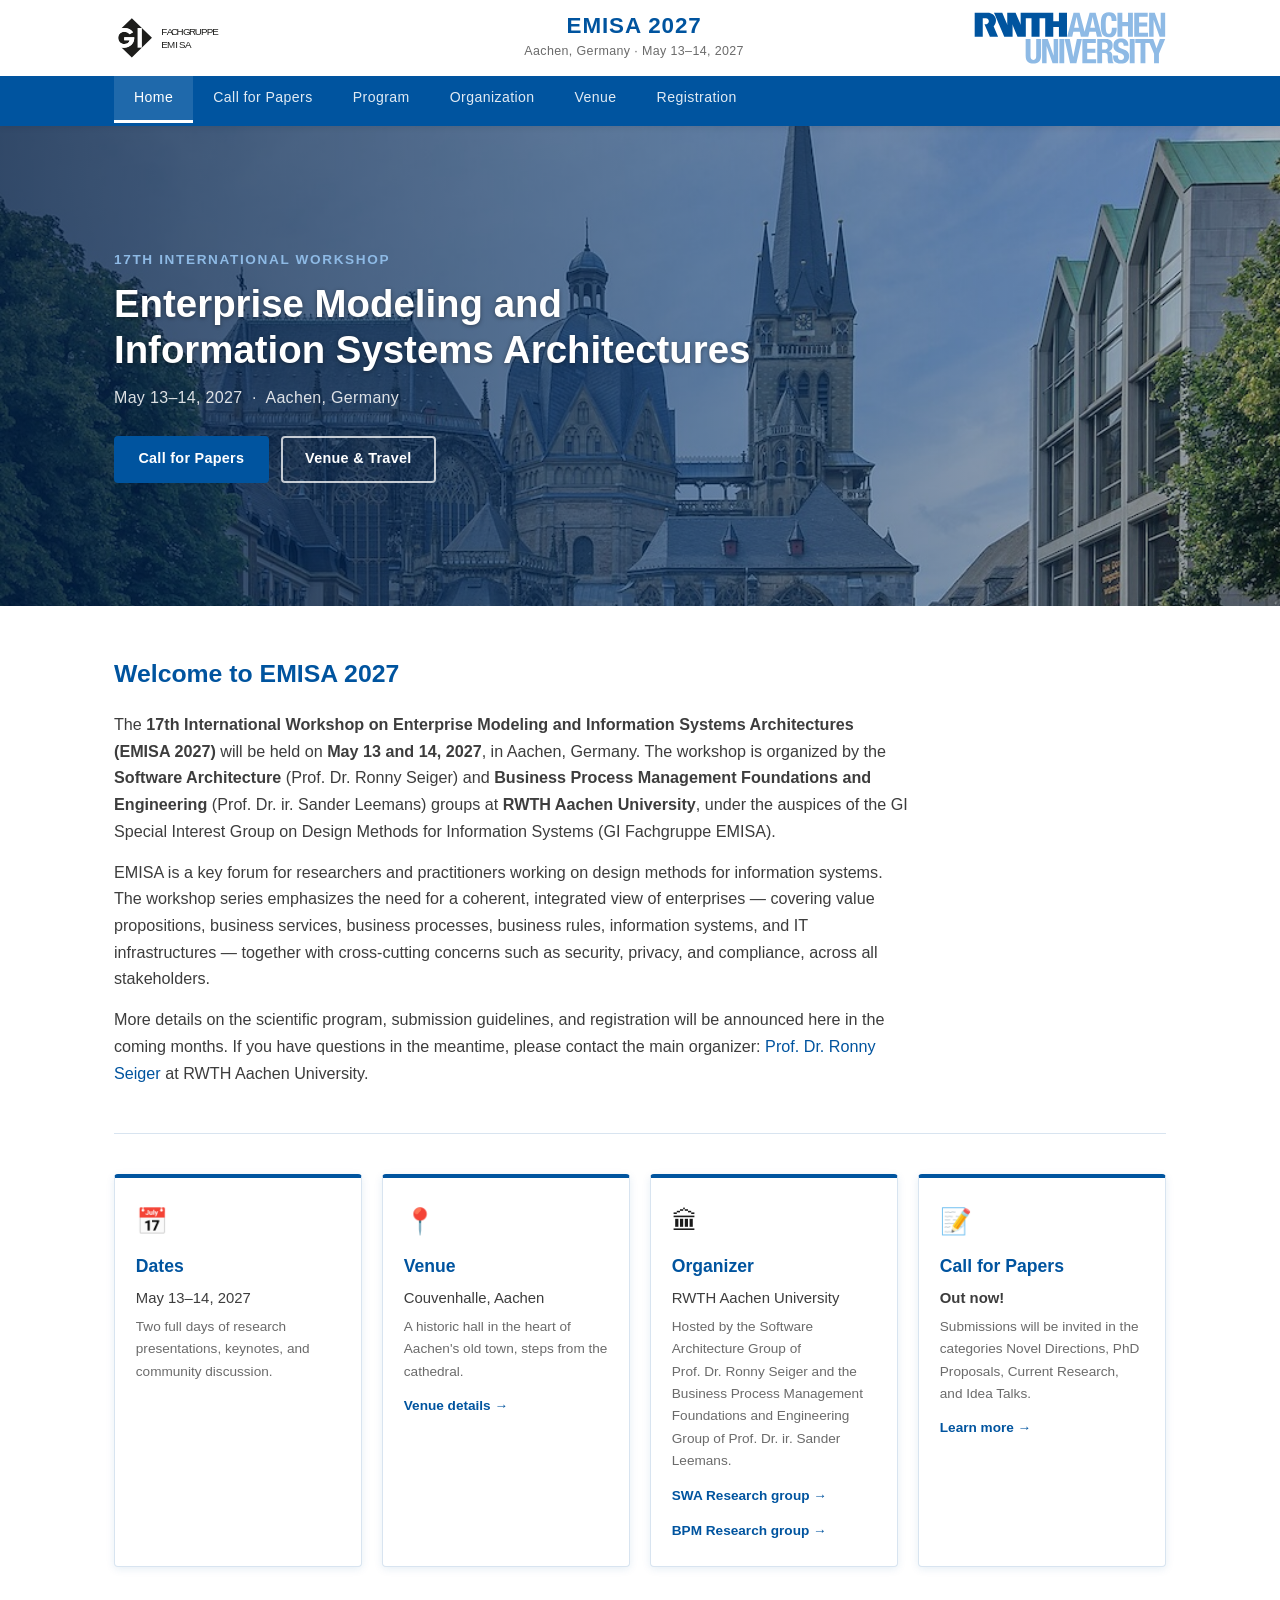
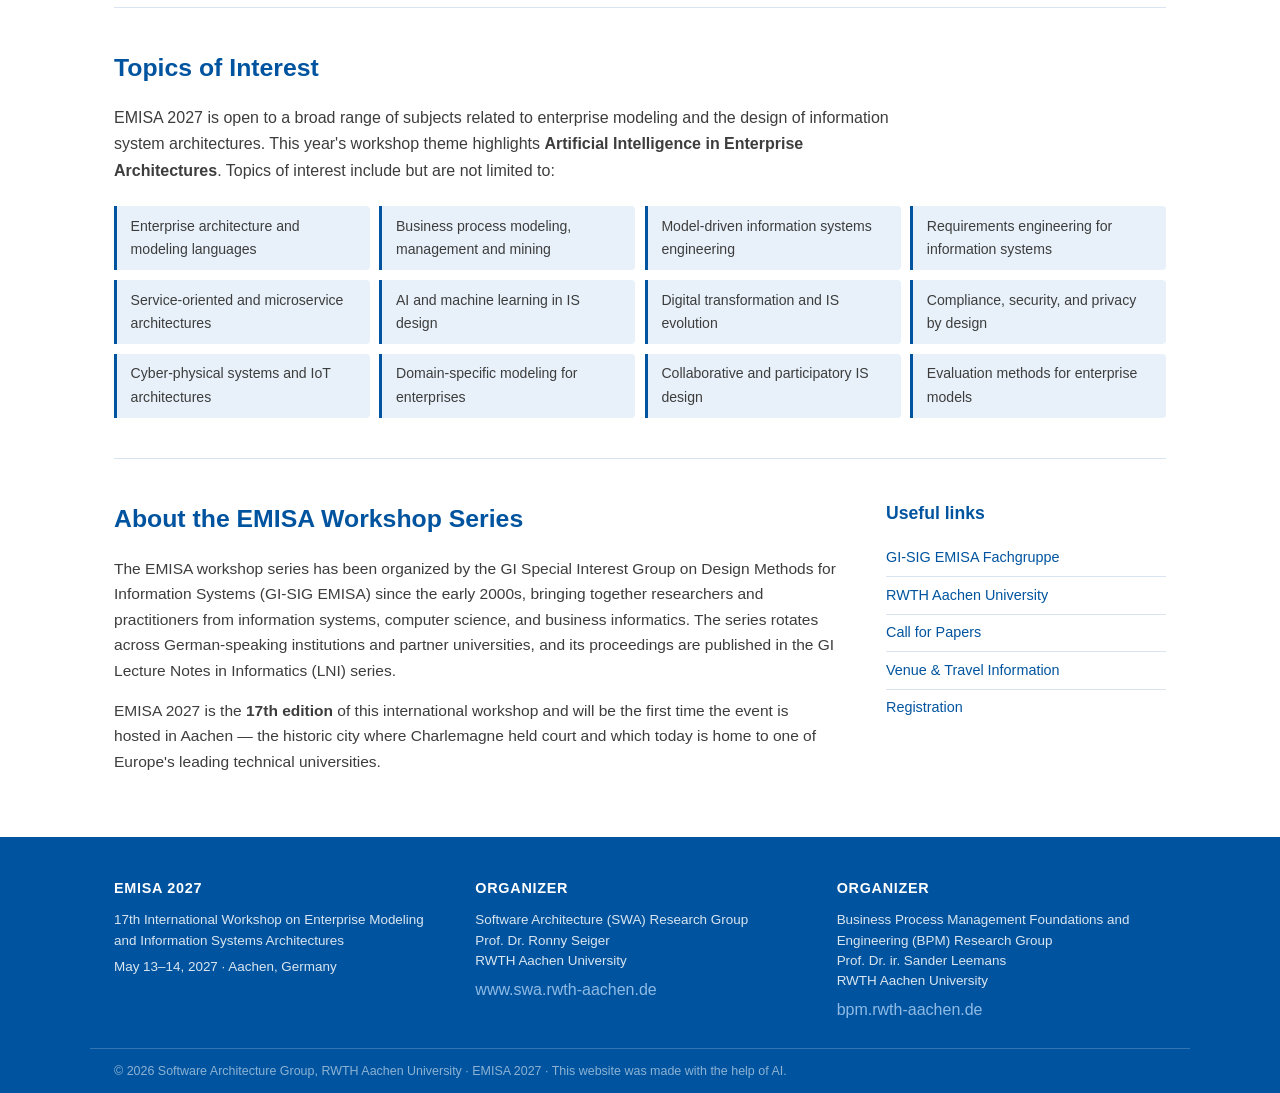
<file: index.html>
<!DOCTYPE html>
<html lang="en">
<head>
  <meta charset="UTF-8" />
  <meta name="viewport" content="width=device-width, initial-scale=1.0" />
  <title>EMISA 2027 – 17th International Workshop on Enterprise Modeling and Information Systems Architectures</title>
  <link rel="stylesheet" href="style.css" />
</head>
<body>

  <!-- ── HEADER ── -->
  <header class="site-header">
    <div class="header-inner">

      <a href="https://fg-emisa.gi.de/" target="_blank" class="logo-left" title="GI EMISA Fachgruppe">
        <img
          src="logos/emisa-fachgruppe.svg"
          alt="GI EMISA Fachgruppe – Design Methods for Information Systems"
          class="logo-img logo-img--emisa"
        />
      </a>

      <!-- Site title (center) -->
      <div class="header-title">
        <a href="index.html" class="site-name">EMISA 2027</a>
        <span class="site-subtitle">Aachen, Germany · May 13–14, 2027</span>
      </div>

      <a href="https://www.rwth-aachen.de" target="_blank" class="logo-right" title="RWTH Aachen University">
        <img
          src="logos/rwth-aachen.svg"
          alt="RWTH Aachen University"
          class="logo-img logo-img--rwth"
        />
      </a>

    </div>

    <!-- ── NAV ── -->
    <nav class="main-nav" aria-label="Main navigation">
      <ul>
        <li><a href="index.html" class="active">Home</a></li>
        <li><a href="cfp.html">Call for Papers</a></li>
        <li><a href="program.html">Program</a></li>
        <li><a href="organization.html">Organization</a></li>
        <li><a href="venue.html">Venue</a></li>
        <li><a href="registration.html">Registration</a></li>
      </ul>
    </nav>
  </header>

  <section class="hero">
    <div class="hero-image-wrap"
         style="background-image: url('images/aachen-cathedral.jpg');">
      <!-- Hidden img kept for SEO / screen-readers only -->
      <img
        src="images/aachen-cathedral.jpg"
        alt="Aachen Cathedral (Dom) – a UNESCO World Heritage Site"
        class="hero-img-hidden"
        aria-hidden="true"
        onerror="console.error('EMISA hero image not found at: ' + this.src + ' — check filename and extension in the images/ folder.')"
      />
      <div class="hero-overlay"></div>
      <div class="hero-text">
        <div class="hero-text-inner">
          <p class="hero-eyebrow">17th International Workshop</p>
          <h1>Enterprise Modeling and<br>Information Systems Architectures</h1>
          <p class="hero-location">May 13–14, 2027 &nbsp;·&nbsp; Aachen, Germany</p>
          <div class="hero-cta-row">
            <a href="cfp.html" class="btn btn-primary">Call for Papers</a>
            <a href="venue.html" class="btn btn-outline">Venue &amp; Travel</a>
          </div>
        </div>
      </div>
    </div>
  </section>


  <main class="container">
    <!-- Welcome -->
    <section class="welcome-section">
      <div class="welcome-text">
        <h2>Welcome to EMISA 2027</h2>
        <p>
          The <strong>17th International Workshop on Enterprise Modeling and Information Systems
          Architectures (EMISA 2027)</strong> will be held on <strong>May 13 and 14, 2027</strong>,
          in Aachen, Germany. The workshop is organized by the
          <strong>Software Architecture</strong> (Prof.&nbsp;Dr.&nbsp;Ronny Seiger) and <strong>Business Process Management Foundations and Engineering</strong> (Prof. Dr. ir.
Sander Leemans) groups at
          <strong>RWTH Aachen University</strong>, under the auspices of the GI Special Interest
          Group on Design Methods for Information Systems (GI Fachgruppe EMISA).
        </p>
        <p>
          EMISA is a key forum for researchers and practitioners working on design methods for
          information systems. The workshop series emphasizes the need for a coherent, integrated
          view of enterprises — covering value propositions, business services, business processes,
          business rules, information systems, and IT infrastructures — together with cross-cutting
          concerns such as security, privacy, and compliance, across all stakeholders.
        </p>
        <p>
          More details on the scientific program, submission guidelines, and registration will be
          announced here in the coming months. If you have questions in the meantime, please
          contact the main organizer:
          <a href="https://swa-rwth.github.io/team.html" target="_blank">Prof.&nbsp;Dr.&nbsp;Ronny Seiger</a>
          at RWTH Aachen University.
        </p>
      </div>
    </section>

    <!-- Info cards -->
    <section class="cards-section">
      <article class="info-card">
        <div class="card-icon">📅</div>
        <h3>Dates</h3>
        <p>May 13–14, 2027</p>
        <p class="card-sub">Two full days of research presentations, keynotes, and community discussion.</p>
      </article>
      <article class="info-card">
        <div class="card-icon">📍</div>
        <h3>Venue</h3>
        <p>Couvenhalle, Aachen</p>
        <p class="card-sub">A historic hall in the heart of Aachen's old town, steps from the cathedral.</p>
        <a href="venue.html" class="card-link">Venue details →</a>
      </article>
      <article class="info-card">
        <div class="card-icon">🏛</div>
        <h3>Organizer</h3>
        <p>RWTH Aachen University</p>
        <p class="card-sub">Hosted by the Software Architecture Group of Prof.&nbsp;Dr.&nbsp;Ronny Seiger and the Business Process Management Foundations and Engineering Group of Prof. Dr. ir. Sander Leemans.</p>
        <a href="https://www.swa.rwth-aachen.de/" target="_blank" class="card-link">SWA Research group →</a><br>
        <a href="https://bpm.rwth-aachen.de/" target="_blank" class="card-link">BPM Research group →</a>
      </article>
      <article class="info-card">
        <div class="card-icon">📝</div>
        <h3>Call for Papers</h3>
        <p><strong>Out now!</strong></p>
        <p class="card-sub">Submissions will be invited in the categories Novel Directions, PhD Proposals, Current Research, and Idea Talks.</p>
        <a href="cfp.html" class="card-link">Learn more →</a>
      </article>
    </section>

    <!-- Topics section -->
    <section class="topics-section">
      <h2>Topics of Interest</h2>
      <p class="topics-intro">
      EMISA 2027 is open to a broad range of subjects related to enterprise modeling and the design
      of information system architectures. This year's workshop theme highlights <strong>Artificial Intelligence in Enterprise Architectures</strong>.
      Topics of interest include but are not limited to:
      </p>
      <div class="topics-grid">
        <div class="topic-item">Enterprise architecture and modeling languages</div>
        <div class="topic-item">Business process modeling, management and mining</div>
        <div class="topic-item">Model-driven information systems engineering</div>
        <div class="topic-item">Requirements engineering for information systems</div>
        <div class="topic-item">Service-oriented and microservice architectures</div>
        <div class="topic-item">AI and machine learning in IS design</div>
        <div class="topic-item">Digital transformation and IS evolution</div>
        <div class="topic-item">Compliance, security, and privacy by design</div>
        <div class="topic-item">Cyber-physical systems and IoT architectures</div>
        <div class="topic-item">Domain-specific modeling for enterprises</div>
        <div class="topic-item">Collaborative and participatory IS design</div>
        <div class="topic-item">Evaluation methods for enterprise models</div>
      </div>
    </section>

    <!-- About section -->
    <section class="about-section">
      <div class="about-text">
        <h2>About the EMISA Workshop Series</h2>
        <p>
          The EMISA workshop series has been organized by the GI Special Interest Group on Design
          Methods for Information Systems (GI-SIG EMISA) since the early 2000s, bringing together
          researchers and practitioners from information systems, computer science, and business
          informatics. The series rotates across German-speaking institutions and partner universities,
          and its proceedings are published in the GI Lecture Notes in Informatics (LNI) series.
        </p>
        <p>
          EMISA 2027 is the <strong>17th edition</strong> of this international workshop and will be
          the first time the event is hosted in Aachen — the historic city where Charlemagne held
          court and which today is home to one of Europe's leading technical universities.
        </p>
      </div>
      <div class="about-links">
        <h3>Useful links</h3>
        <ul>
          <li><a href="https://fg-emisa.gi.de/" target="_blank">GI-SIG EMISA Fachgruppe</a></li>
          <li><a href="https://www.rwth-aachen.de" target="_blank">RWTH Aachen University</a></li>
          <li><a href="cfp.html">Call for Papers</a></li>
          <li><a href="venue.html">Venue &amp; Travel Information</a></li>
          <li><a href="registration.html">Registration</a></li>
        </ul>
      </div>
    </section>

  </main>

  <!-- ── FOOTER ── -->
  <footer class="site-footer">
    <div class="footer-inner">
      <div class="footer-col">
        <strong>EMISA 2027</strong>
        <p>17th International Workshop on Enterprise Modeling and Information Systems Architectures</p>
        <p>May 13–14, 2027 · Aachen, Germany</p>
      </div>
      <div class="footer-col">
        <strong>Organizer</strong>
        <p>Software Architecture (SWA) Research Group<br>
        Prof.&nbsp;Dr.&nbsp;Ronny Seiger<br>
        RWTH Aachen University</p>
        <a href="https://www.swa.rwth-aachen.de/" target="_blank">www.swa.rwth-aachen.de</a>
      </div>
      <div class="footer-col">
        <strong>Organizer</strong>
        <p>Business Process Management Foundations and Engineering (BPM) Research Group<br>
        Prof.&nbsp;Dr. ir. Sander Leemans<br>
        RWTH Aachen University</p>
        <a href="https://bpm.rwth-aachen.de/" target="_blank">bpm.rwth-aachen.de</a>
      </div>
    </div>
    <div class="footer-bottom">
      <p>© 2026 Software Architecture Group, RWTH Aachen University · EMISA 2027 · This website was made with the help of AI.</p>
    </div>
  </footer>

</body>
</html>
</file>
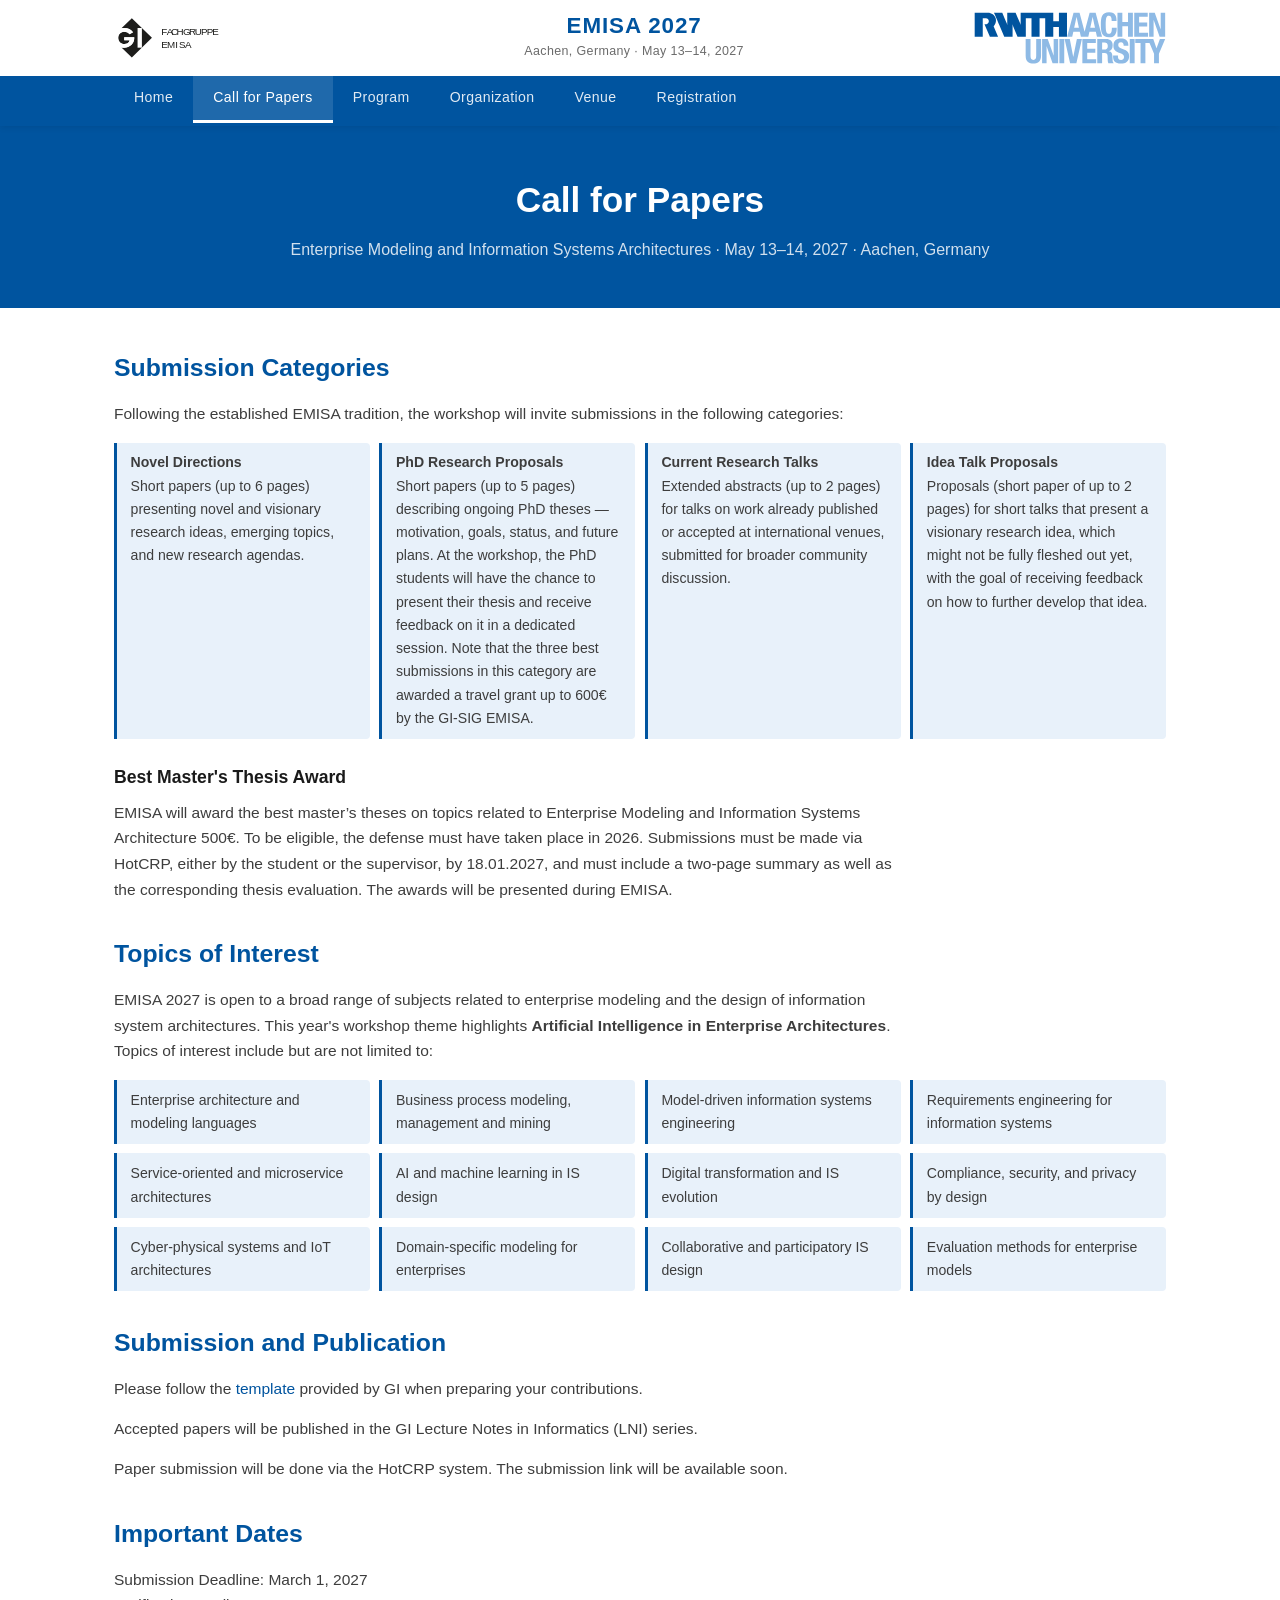
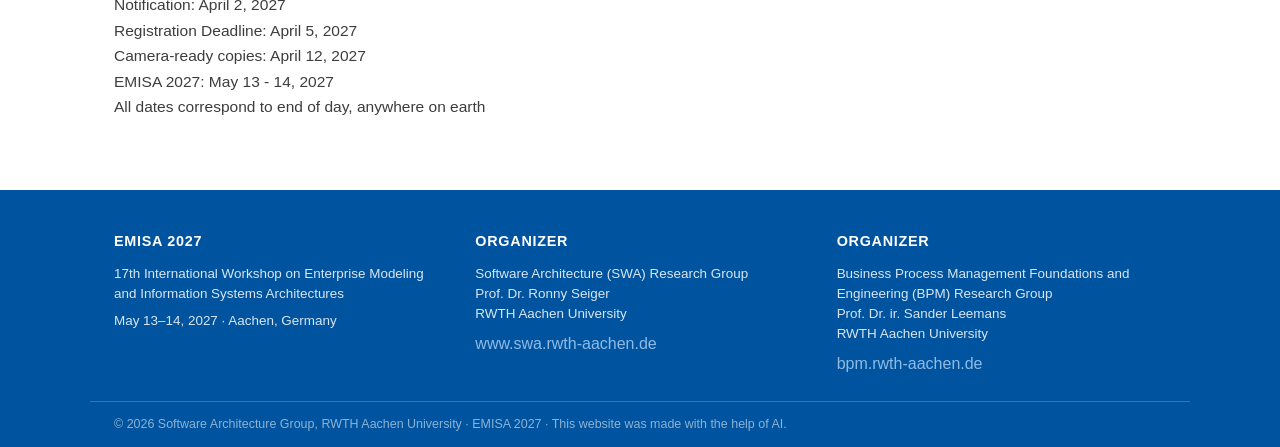
<file: cfp.html>
<!DOCTYPE html>
<html lang="en">
<head>
  <meta charset="UTF-8" />
  <meta name="viewport" content="width=device-width, initial-scale=1.0" />
  <title>Call for Papers – EMISA 2027</title>
  <link rel="stylesheet" href="style.css" />
</head>
<body>

  <!-- ── HEADER ── -->
  <header class="site-header">
    <div class="header-inner">

      <a href="https://fg-emisa.gi.de/" target="_blank" class="logo-left" title="GI EMISA Fachgruppe">
        <img
          src="logos/emisa-fachgruppe.svg"
          alt="GI EMISA Fachgruppe – Design Methods for Information Systems"
          class="logo-img logo-img--emisa"
        />
      </a>

      <div class="header-title">
        <a href="index.html" class="site-name">EMISA 2027</a>
        <span class="site-subtitle">Aachen, Germany · May 13–14, 2027</span>
      </div>

      <a href="https://www.rwth-aachen.de" target="_blank" class="logo-right" title="RWTH Aachen University">
        <img
          src="logos/rwth-aachen.svg"
          alt="RWTH Aachen University"
          class="logo-img logo-img--rwth"
        />
      </a>

    </div>
    <nav class="main-nav" aria-label="Main navigation">
      <ul>
        <li><a href="index.html">Home</a></li>
        <li><a href="cfp.html" class="active">Call for Papers</a></li>
        <li><a href="program.html">Program</a></li>
        <li><a href="organization.html">Organization</a></li>
        <li><a href="venue.html">Venue</a></li>
        <li><a href="registration.html">Registration</a></li>
      </ul>
    </nav>
  </header>

  <!-- ── PAGE HERO ── -->
  <div class="page-hero">
    <h1>Call for Papers</h1>
    <p>Enterprise Modeling and Information Systems Architectures · May 13–14, 2027 · Aachen, Germany</p>
  </div>

  <!-- ── CONTENT ── -->
  <div class="page-content">

    <h2>Submission Categories</h2>
    <p>
      Following the established EMISA tradition, the workshop will invite submissions in
      the following categories:
    </p>

    <div class="topics-grid" style="margin: 1rem 0 1.5rem;">
      <div class="topic-item"><strong>Novel Directions</strong><br>Short papers (up to 6 pages) presenting novel and visionary research ideas, emerging topics, and new research agendas.</div>
      <div class="topic-item"><strong>PhD Research Proposals</strong><br>Short papers (up to 5 pages) describing ongoing PhD theses — motivation, goals, status, and future plans. At the workshop, the PhD students will have the chance to present their thesis and receive feedback on it in a dedicated session. Note that the three best submissions in this category are awarded a travel grant up to 600€ by the GI-SIG EMISA.</div>
      <div class="topic-item"><strong>Current Research Talks</strong><br>Extended abstracts (up to 2 pages) for talks on work already published or accepted at international venues, submitted for broader community discussion.</div>
      <div class="topic-item"><strong>Idea Talk Proposals</strong><br>Proposals (short paper of up to 2 pages) for short talks that present a visionary research idea, which might not be fully fleshed out yet, with the goal of receiving feedback on how to further develop that idea.</div>
    </div>

    <h3>Best Master's Thesis Award</h3>
    <p>
      EMISA will award the best master’s theses on topics related to Enterprise Modeling and Information Systems Architecture 500€. To be eligible, the defense must have taken place in 2026. Submissions must be made via HotCRP, either by the student or the supervisor, by 18.01.2027, and must include a two-page summary as well as the corresponding thesis evaluation. The awards will be presented during EMISA.
    </p>

    <h2>Topics of Interest</h2>
    <p>
      EMISA 2027 is open to a broad range of subjects related to enterprise modeling and the design
      of information system architectures. This year's workshop theme highlights <strong>Artificial Intelligence in Enterprise Architectures</strong>.
      <br>Topics of interest include but are not limited to:
    </p>

    <div class="topics-grid" style="margin: 1rem 0 1.5rem;">
      <div class="topic-item">Enterprise architecture and modeling languages</div>
      <div class="topic-item">Business process modeling, management and mining</div>
      <div class="topic-item">Model-driven information systems engineering</div>
      <div class="topic-item">Requirements engineering for information systems</div>
      <div class="topic-item">Service-oriented and microservice architectures</div>
      <div class="topic-item">AI and machine learning in IS design</div>
      <div class="topic-item">Digital transformation and IS evolution</div>
      <div class="topic-item">Compliance, security, and privacy by design</div>
      <div class="topic-item">Cyber-physical systems and IoT architectures</div>
      <div class="topic-item">Domain-specific modeling for enterprises</div>
      <div class="topic-item">Collaborative and participatory IS design</div>
      <div class="topic-item">Evaluation methods for enterprise models</div>
    </div>

    <h2>Submission and Publication</h2>
    <p>Please follow the <a href="https://www.ctan.org/pkg/lni" target="_blank">template</a> provided by GI when preparing your contributions.</p>
    <p>
      Accepted papers will be published in the GI Lecture Notes in Informatics (LNI) series.
    </p>
    <p>
      Paper submission will be done via the HotCRP system. The submission link will be available soon.
    </p>

    <h2>Important Dates</h2>
    <p>
      Submission Deadline: March 1, 2027 <br>
      Notification: April 2, 2027 <br>
      Registration Deadline: April 5, 2027 <br>
      Camera-ready copies: April 12, 2027 <br>
      EMISA 2027: May 13 - 14, 2027 <br>
      All dates correspond to end of day, anywhere on earth
    </p>
  </div>

  <!-- ── FOOTER ── -->
  <footer class="site-footer">
    <div class="footer-inner">
      <div class="footer-col">
        <strong>EMISA 2027</strong>
        <p>17th International Workshop on Enterprise Modeling and Information Systems Architectures</p>
        <p>May 13–14, 2027 · Aachen, Germany</p>
      </div>
      <div class="footer-col">
        <strong>Organizer</strong>
        <p>Software Architecture (SWA) Research Group<br>
        Prof.&nbsp;Dr.&nbsp;Ronny Seiger<br>
        RWTH Aachen University</p>
        <a href="https://www.swa.rwth-aachen.de/" target="_blank">www.swa.rwth-aachen.de</a>
      </div>
      <div class="footer-col">
        <strong>Organizer</strong>
        <p>Business Process Management Foundations and Engineering (BPM) Research Group<br>
        Prof.&nbsp;Dr. ir. Sander Leemans<br>
        RWTH Aachen University</p>
        <a href="https://bpm.rwth-aachen.de/" target="_blank">bpm.rwth-aachen.de</a>
      </div>
    </div>
    <div class="footer-bottom">
      <p>© 2026 Software Architecture Group, RWTH Aachen University · EMISA 2027 · This website was made with the help of AI.</p>
    </div>
  </footer>

</body>
</html>
</file>
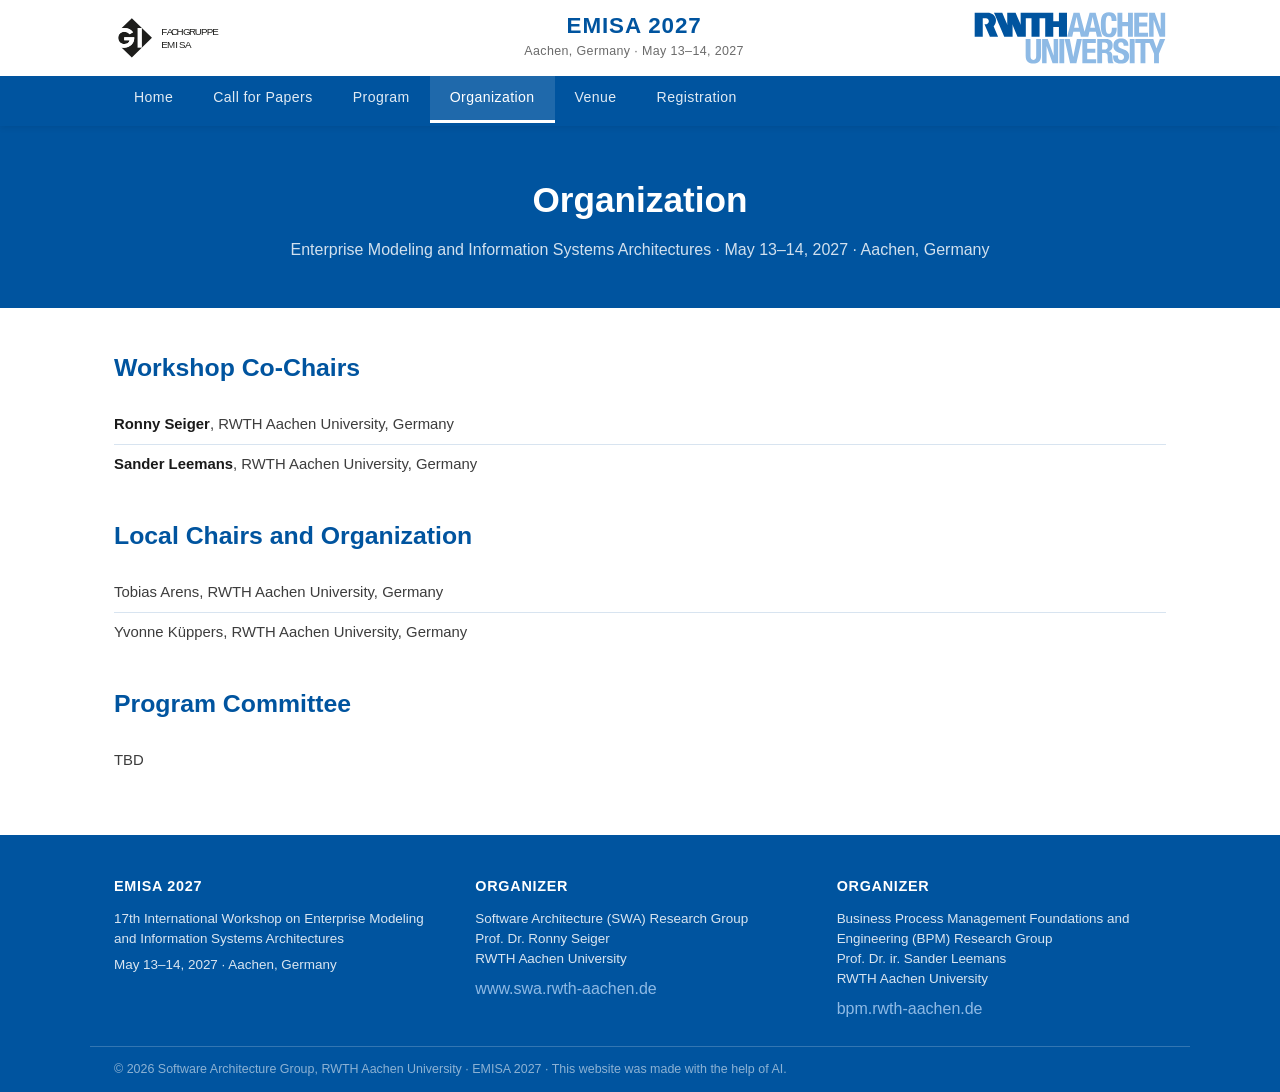
<file: organization.html>
<!DOCTYPE html>
<html lang="en">
<head>
  <meta charset="UTF-8" />
  <meta name="viewport" content="width=device-width, initial-scale=1.0" />
  <title>Organization – EMISA 2027</title>
  <link rel="stylesheet" href="style.css" />
</head>
<body>

  <header class="site-header">
    <div class="header-inner">

      <a href="https://fg-emisa.gi.de/" target="_blank" class="logo-left" title="GI EMISA Fachgruppe">
        <img
          src="logos/emisa-fachgruppe.svg"
          alt="GI EMISA Fachgruppe – Design Methods for Information Systems"
          class="logo-img logo-img--emisa"
        />
      </a>

      <div class="header-title">
        <a href="index.html" class="site-name">EMISA 2027</a>
        <span class="site-subtitle">Aachen, Germany · May 13–14, 2027</span>
      </div>

      <a href="https://www.rwth-aachen.de" target="_blank" class="logo-right" title="RWTH Aachen University">
        <img
          src="logos/rwth-aachen.svg"
          alt="RWTH Aachen University"
          class="logo-img logo-img--rwth"
        />
      </a>

    </div>
    <nav class="main-nav" aria-label="Main navigation">
      <ul>
        <li><a href="index.html">Home</a></li>
        <li><a href="cfp.html">Call for Papers</a></li>
        <li><a href="program.html">Program</a></li>
        <li><a href="organization.html" class="active">Organization</a></li>
        <li><a href="venue.html">Venue</a></li>
        <li><a href="registration.html">Registration</a></li>
      </ul>
    </nav>
  </header>

  <!-- ── PAGE HERO ── -->
  <div class="page-hero">
    <h1>Organization</h1>
    <p>Enterprise Modeling and
Information Systems Architectures · May 13–14, 2027 · Aachen, Germany</p>
  </div>

  <!-- ── CONTENT ── -->
  <div class="page-content">

    <h2>Workshop Co-Chairs</h2>
    <ul class="people-list">
      <li><strong>Ronny Seiger</strong>, RWTH Aachen University, Germany</li>
      <li><strong>Sander Leemans</strong>, RWTH Aachen University, Germany</li>
    </ul>

    <h2 style="margin-top:2rem;">Local Chairs and Organization</h2>
    <ul class="people-list">
      <li>Tobias Arens, RWTH Aachen University, Germany</li>
      <li>Yvonne Küppers, RWTH Aachen University, Germany</li>
    </ul>

    <h2 style="margin-top:2rem;">Program Committee</h2>
    <ul class="people-list">
      <li>TBD</li>
    </ul>

  </div>

  <!-- ── FOOTER ── -->
  <footer class="site-footer">
    <div class="footer-inner">
      <div class="footer-col">
        <strong>EMISA 2027</strong>
        <p>17th International Workshop on Enterprise Modeling and Information Systems Architectures</p>
        <p>May 13–14, 2027 · Aachen, Germany</p>
      </div>
      <div class="footer-col">
        <strong>Organizer</strong>
        <p>Software Architecture (SWA) Research Group<br>
        Prof.&nbsp;Dr.&nbsp;Ronny Seiger<br>
        RWTH Aachen University</p>
        <a href="https://www.swa.rwth-aachen.de/" target="_blank">www.swa.rwth-aachen.de</a>
      </div>
      <div class="footer-col">
        <strong>Organizer</strong>
        <p>Business Process Management Foundations and Engineering (BPM) Research Group<br>
        Prof.&nbsp;Dr. ir. Sander Leemans<br>
        RWTH Aachen University</p>
        <a href="https://bpm.rwth-aachen.de/" target="_blank">bpm.rwth-aachen.de</a>
      </div>
    </div>
    <div class="footer-bottom">
      <p>© 2026 Software Architecture Group, RWTH Aachen University · EMISA 2027 · This website was made with the help of AI.</p>
    </div>
  </footer>

</body>
</html>
</file>
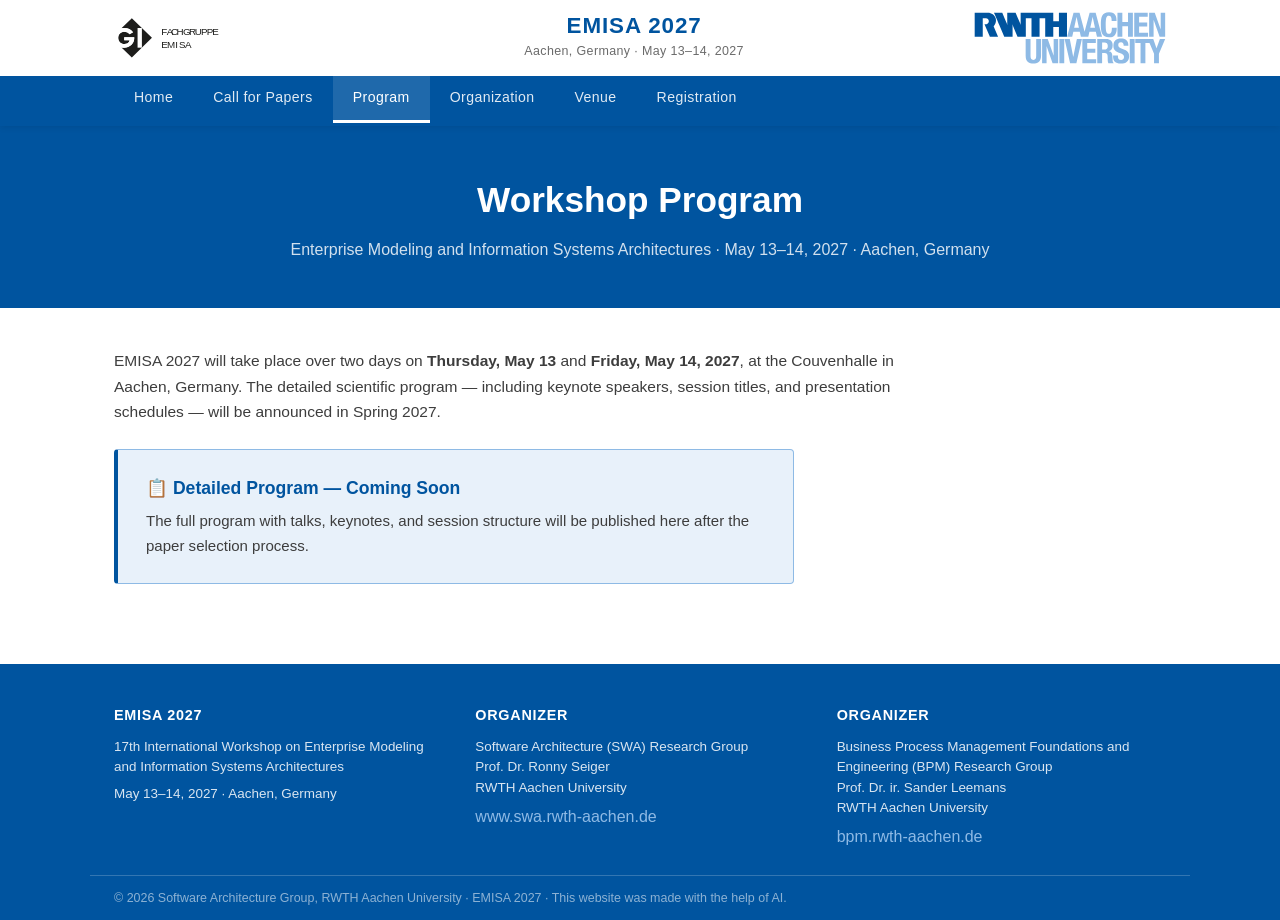
<file: program.html>
<!DOCTYPE html>
<html lang="en">
<head>
  <meta charset="UTF-8" />
  <meta name="viewport" content="width=device-width, initial-scale=1.0" />
  <title>Program – EMISA 2027</title>
  <link rel="stylesheet" href="style.css" />
</head>
<body>

  <header class="site-header">
    <div class="header-inner">

      <a href="https://fg-emisa.gi.de/" target="_blank" class="logo-left" title="GI EMISA Fachgruppe">
        <img
          src="logos/emisa-fachgruppe.svg"
          alt="GI EMISA Fachgruppe – Design Methods for Information Systems"
          class="logo-img logo-img--emisa"
        />
      </a>

      <div class="header-title">
        <a href="index.html" class="site-name">EMISA 2027</a>
        <span class="site-subtitle">Aachen, Germany · May 13–14, 2027</span>
      </div>

      <a href="https://www.rwth-aachen.de" target="_blank" class="logo-right" title="RWTH Aachen University">
        <img
          src="logos/rwth-aachen.svg"
          alt="RWTH Aachen University"
          class="logo-img logo-img--rwth"
        />
      </a>

    </div>
    <nav class="main-nav" aria-label="Main navigation">
      <ul>
        <li><a href="index.html">Home</a></li>
        <li><a href="cfp.html">Call for Papers</a></li>
        <li><a href="program.html" class="active">Program</a></li>
        <li><a href="organization.html">Organization</a></li>
        <li><a href="venue.html">Venue</a></li>
        <li><a href="registration.html">Registration</a></li>
      </ul>
    </nav>
  </header>

  <!-- ── PAGE HERO ── -->
  <div class="page-hero">
    <h1>Workshop Program</h1>
    <p>Enterprise Modeling and
Information Systems Architectures · May 13–14, 2027 · Aachen, Germany</p>
  </div>

  <!-- ── CONTENT ── -->
  <div class="page-content">

    <p>
      EMISA 2027 will take place over two days on <strong>Thursday, May 13</strong> and
      <strong>Friday, May 14, 2027</strong>, at the Couvenhalle in Aachen, Germany.
      The detailed scientific program — including keynote speakers, session titles, and
      presentation schedules — will be announced in Spring 2027.
    </p>

    <div class="coming-soon">
      <h3>📋 Detailed Program — Coming Soon</h3>
      <p>The full program with talks, keynotes, and session structure will be published here after the paper selection process.</p>
    </div>

  </div>

  <!-- ── FOOTER ── -->
  <footer class="site-footer">
    <div class="footer-inner">
      <div class="footer-col">
        <strong>EMISA 2027</strong>
        <p>17th International Workshop on Enterprise Modeling and Information Systems Architectures</p>
        <p>May 13–14, 2027 · Aachen, Germany</p>
      </div>
      <div class="footer-col">
        <strong>Organizer</strong>
        <p>Software Architecture (SWA) Research Group<br>
        Prof.&nbsp;Dr.&nbsp;Ronny Seiger<br>
        RWTH Aachen University</p>
        <a href="https://www.swa.rwth-aachen.de/" target="_blank">www.swa.rwth-aachen.de</a>
      </div>
      <div class="footer-col">
        <strong>Organizer</strong>
        <p>Business Process Management Foundations and Engineering (BPM) Research Group<br>
        Prof.&nbsp;Dr. ir. Sander Leemans<br>
        RWTH Aachen University</p>
        <a href="https://bpm.rwth-aachen.de/" target="_blank">bpm.rwth-aachen.de</a>
      </div>
    </div>
    <div class="footer-bottom">
      <p>© 2026 Software Architecture Group, RWTH Aachen University · EMISA 2027 · This website was made with the help of AI.</p>
    </div>
  </footer>

</body>
</html>
</file>
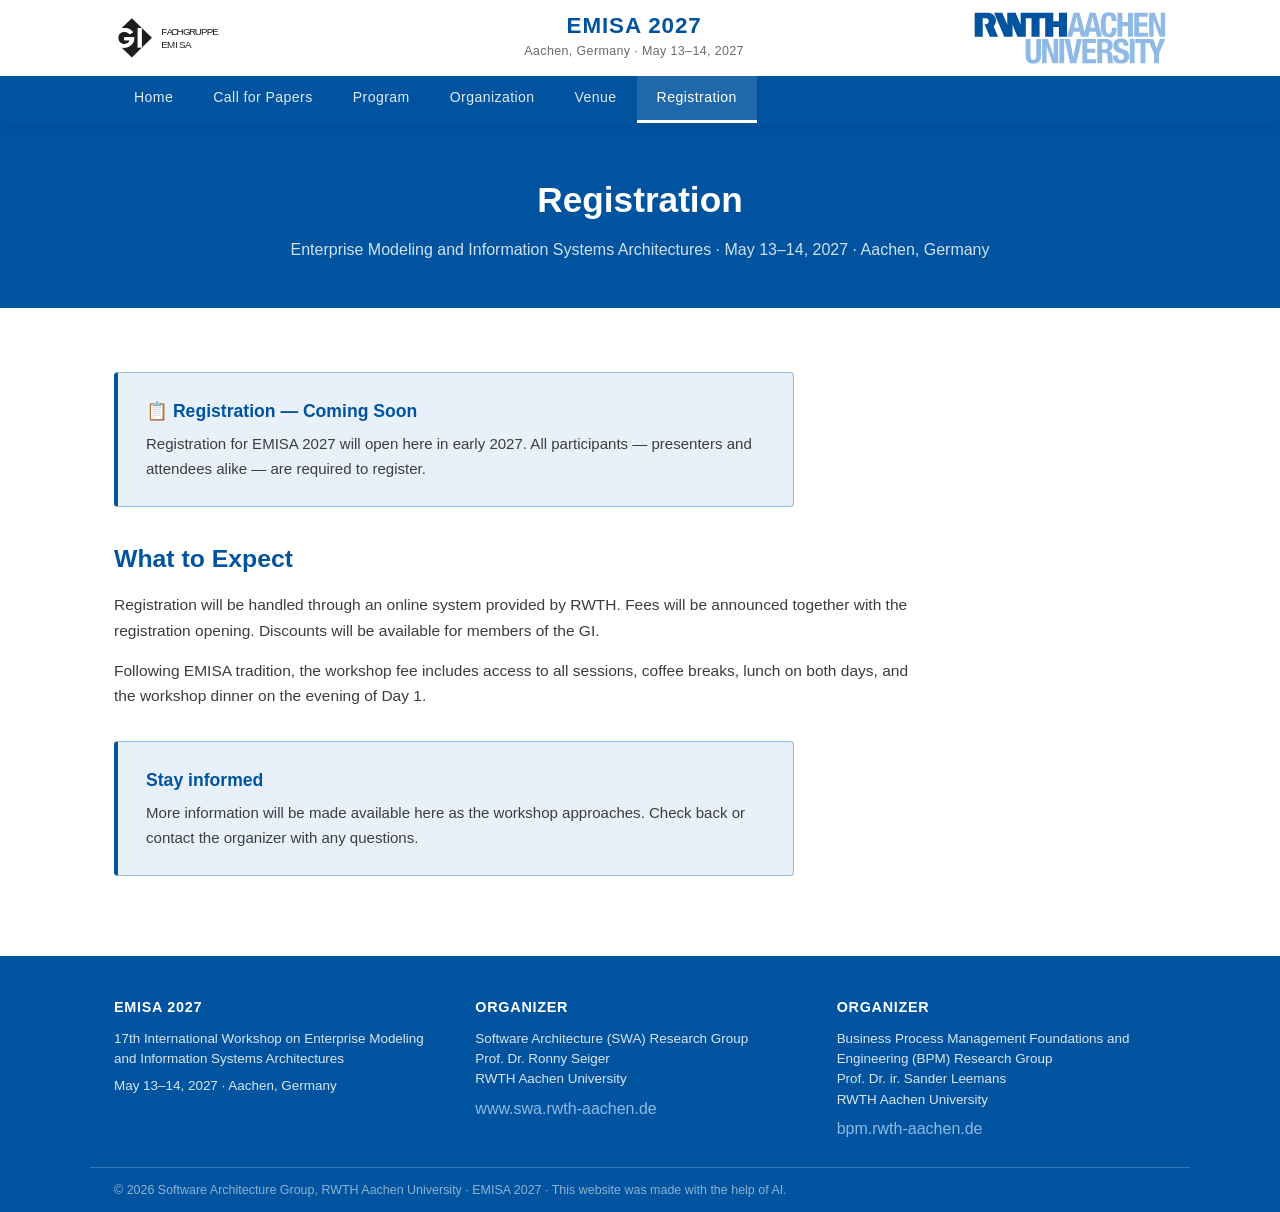
<file: registration.html>
<!DOCTYPE html>
<html lang="en">
<head>
  <meta charset="UTF-8" />
  <meta name="viewport" content="width=device-width, initial-scale=1.0" />
  <title>Registration – EMISA 2027</title>
  <link rel="stylesheet" href="style.css" />
</head>
<body>

  <header class="site-header">
    <div class="header-inner">

      <a href="https://fg-emisa.gi.de/" target="_blank" class="logo-left" title="GI EMISA Fachgruppe">
        <img
          src="logos/emisa-fachgruppe.svg"
          alt="GI EMISA Fachgruppe – Design Methods for Information Systems"
          class="logo-img logo-img--emisa"
        />
      </a>

      <div class="header-title">
        <a href="index.html" class="site-name">EMISA 2027</a>
        <span class="site-subtitle">Aachen, Germany · May 13–14, 2027</span>
      </div>

      <a href="https://www.rwth-aachen.de" target="_blank" class="logo-right" title="RWTH Aachen University">
        <img
          src="logos/rwth-aachen.svg"
          alt="RWTH Aachen University"
          class="logo-img logo-img--rwth"
        />
      </a>

    </div>
    <nav class="main-nav" aria-label="Main navigation">
      <ul>
        <li><a href="index.html">Home</a></li>
        <li><a href="cfp.html">Call for Papers</a></li>
        <li><a href="program.html">Program</a></li>
        <li><a href="organization.html">Organization</a></li>
        <li><a href="venue.html">Venue</a></li>
        <li><a href="registration.html" class="active">Registration</a></li>
      </ul>
    </nav>
  </header>

  <!-- ── PAGE HERO ── -->
  <div class="page-hero">
    <h1>Registration</h1>
    <p>Enterprise Modeling and
Information Systems Architectures · May 13–14, 2027 · Aachen, Germany</p>
  </div>

  <!-- ── CONTENT ── -->
  <div class="page-content">

    <div class="coming-soon">
      <h3>📋 Registration — Coming Soon</h3>
      <p>
        Registration for EMISA 2027 will open here in early 2027. All participants — presenters and attendees alike —
        are required to register.
      </p>
    </div>

    <h2 style="margin-top:2rem;">What to Expect</h2>
    <p>
      Registration will be handled through an online system provided by RWTH. Fees will be announced together
      with the registration opening. Discounts will be available for members of the GI.
    </p>
    <p>
      Following EMISA tradition, the workshop fee includes access to all
      sessions, coffee breaks, lunch on both days, and the workshop dinner on the evening of Day 1.
    </p>

    <div class="coming-soon" style="margin-top:2rem;">
      <h3>Stay informed</h3>
      <p>More information will be made available here as the workshop approaches. Check back or contact the organizer with any questions.</p>
    </div>

  </div>

  <!-- ── FOOTER ── -->
  <footer class="site-footer">
    <div class="footer-inner">
      <div class="footer-col">
        <strong>EMISA 2027</strong>
        <p>17th International Workshop on Enterprise Modeling and Information Systems Architectures</p>
        <p>May 13–14, 2027 · Aachen, Germany</p>
      </div>
      <div class="footer-col">
        <strong>Organizer</strong>
        <p>Software Architecture (SWA) Research Group<br>
        Prof.&nbsp;Dr.&nbsp;Ronny Seiger<br>
        RWTH Aachen University</p>
        <a href="https://www.swa.rwth-aachen.de/" target="_blank">www.swa.rwth-aachen.de</a>
      </div>
      <div class="footer-col">
        <strong>Organizer</strong>
        <p>Business Process Management Foundations and Engineering (BPM) Research Group<br>
        Prof.&nbsp;Dr. ir. Sander Leemans<br>
        RWTH Aachen University</p>
        <a href="https://bpm.rwth-aachen.de/" target="_blank">bpm.rwth-aachen.de</a>
      </div>
    </div>
    <div class="footer-bottom">
      <p>© 2026 Software Architecture Group, RWTH Aachen University · EMISA 2027 · This website was made with the help of AI.</p>
    </div>
  </footer>

</body>
</html>
</file>
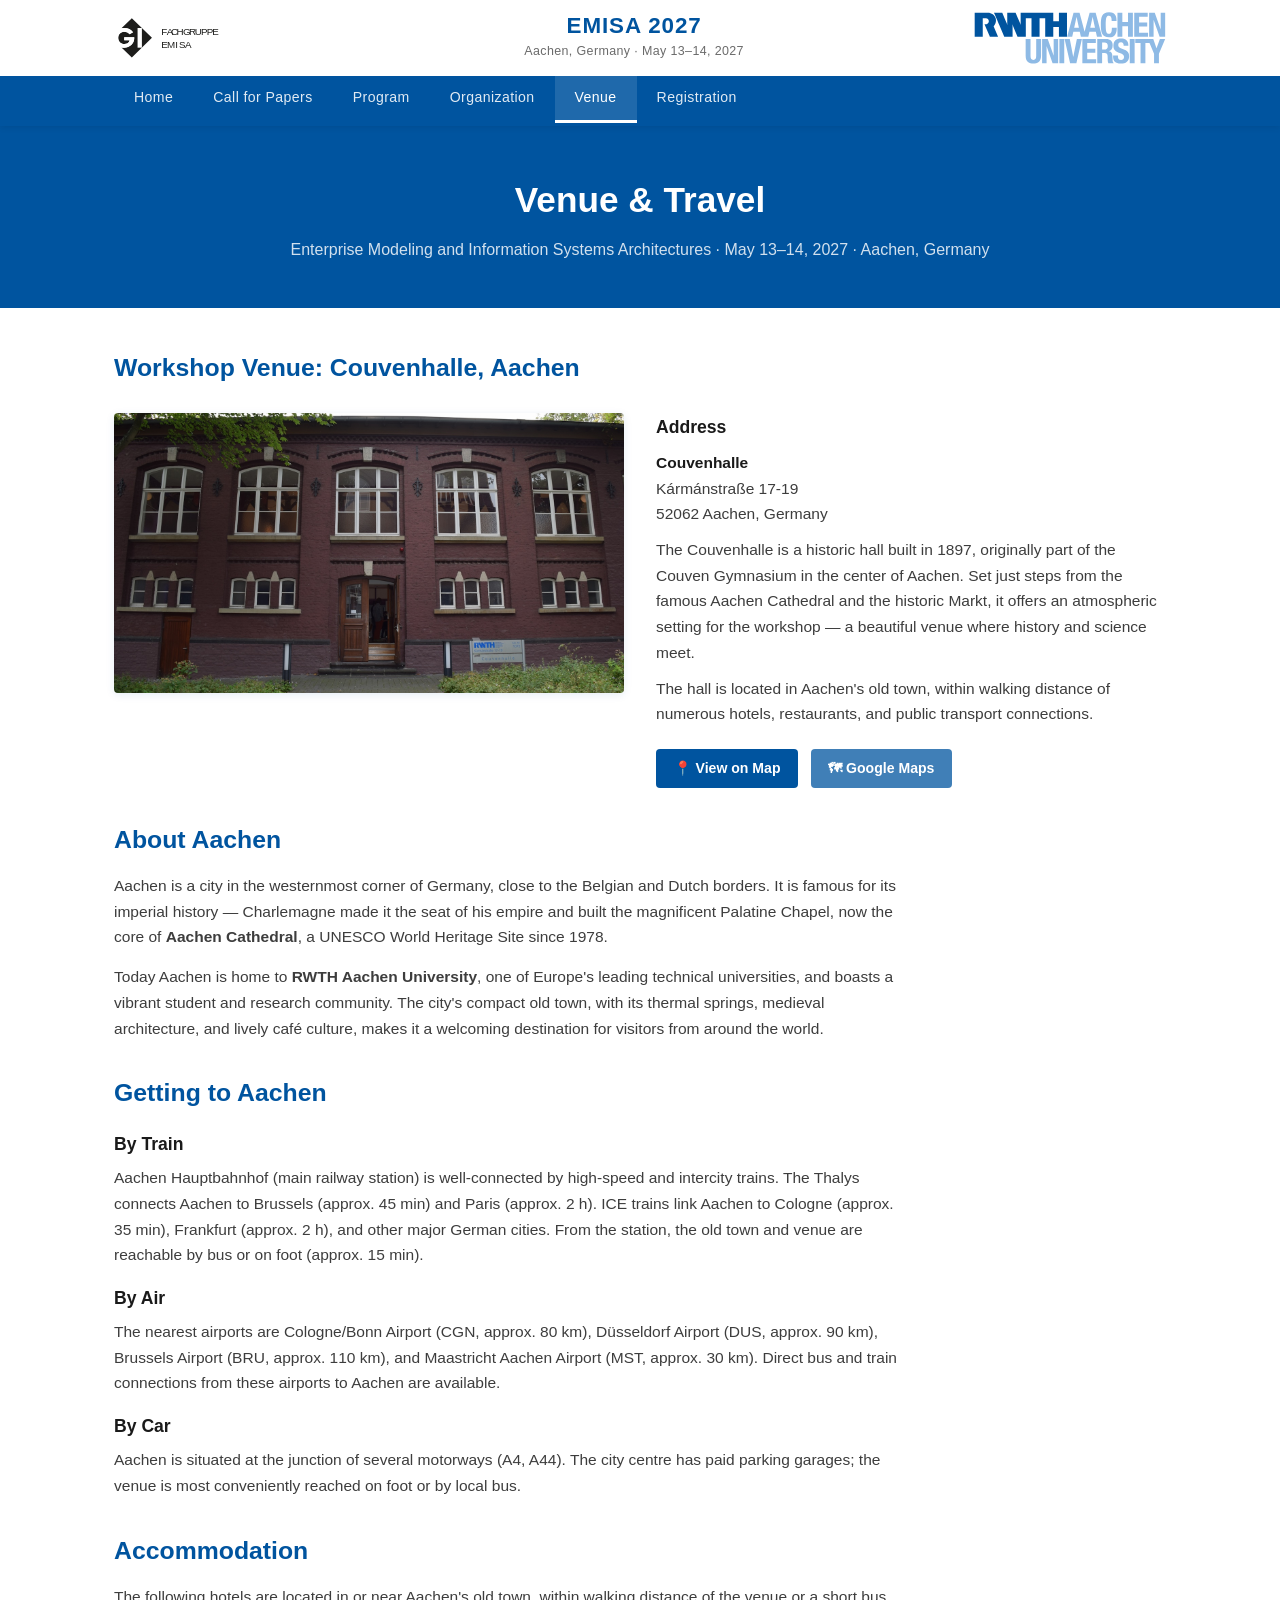
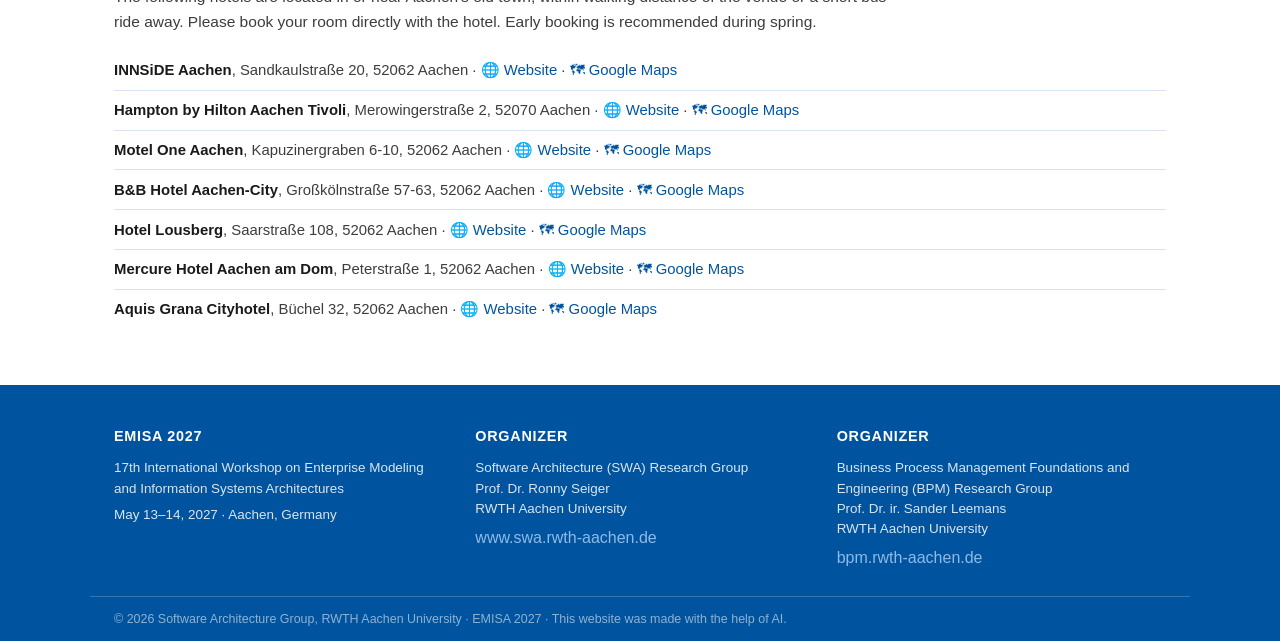
<file: venue.html>
<!DOCTYPE html>
<html lang="en">
<head>
  <meta charset="UTF-8" />
  <meta name="viewport" content="width=device-width, initial-scale=1.0" />
  <title>Venue – EMISA 2027</title>
  <link rel="stylesheet" href="style.css" />
</head>
<body>

  <!-- ── HEADER ── -->
  <header class="site-header">
    <div class="header-inner">

      <a href="https://fg-emisa.gi.de/" target="_blank" class="logo-left" title="GI EMISA Fachgruppe">
        <img
          src="logos/emisa-fachgruppe.svg"
          alt="GI EMISA Fachgruppe – Design Methods for Information Systems"
          class="logo-img logo-img--emisa"
        />
      </a>

      <div class="header-title">
        <a href="index.html" class="site-name">EMISA 2027</a>
        <span class="site-subtitle">Aachen, Germany · May 13–14, 2027</span>
      </div>

      <a href="https://www.rwth-aachen.de" target="_blank" class="logo-right" title="RWTH Aachen University">
        <img
          src="logos/rwth-aachen.svg"
          alt="RWTH Aachen University"
          class="logo-img logo-img--rwth"
        />
      </a>

    </div>
    <nav class="main-nav" aria-label="Main navigation">
      <ul>
        <li><a href="index.html">Home</a></li>
        <li><a href="cfp.html">Call for Papers</a></li>
        <li><a href="program.html">Program</a></li>
        <li><a href="organization.html">Organization</a></li>
        <li><a href="venue.html" class="active">Venue</a></li>
        <li><a href="registration.html">Registration</a></li>
      </ul>
    </nav>
  </header>

  <!-- ── PAGE HERO ── -->
  <div class="page-hero">
    <h1>Venue &amp; Travel</h1>
    <p>Enterprise Modeling and
Information Systems Architectures · May 13–14, 2027 · Aachen, Germany</p>
  </div>

  <!-- ── CONTENT ── -->
  <div class="page-content">

    <h2>Workshop Venue: Couvenhalle, Aachen</h2>

    <div class="venue-grid">
      <div class="venue-image-wrap">
        <img
          src="images/couven-halle.jpg"
          alt="Couvenhalle, Aachen – venue for EMISA 2027"
        />
      </div>
      <div class="venue-details">
        <h3>Address</h3>
        <p>
          <strong>Couvenhalle</strong><br>
          Kármánstraße 17-19<br>
          52062 Aachen, Germany
        </p>
        <p>
          The Couvenhalle is a historic hall built in 1897, originally part of the
          Couven Gymnasium in the center of Aachen. Set just steps from the famous
          Aachen Cathedral and the historic Markt, it offers an atmospheric setting for the
          workshop — a beautiful venue where history and science meet.
        </p>
        <p>
          The hall is located in Aachen's old town, within walking distance of numerous
          hotels, restaurants, and public transport connections.
        </p>
        <a
          href="https://www.openstreetmap.org/search?query=Couvenhalle+Aachen"
          target="_blank"
          class="map-link"
        >📍 View on Map</a>
        &nbsp;
        <a
          href="https://www.google.com/maps/search/Couvenhalle+Aachen"
          target="_blank"
          class="map-link"
          style="background: var(--blue-75);"
        >🗺 Google Maps</a>
      </div>
    </div>

    <h2>About Aachen</h2>
    <p>
      Aachen is a city in the westernmost corner of Germany, close to the Belgian and Dutch
      borders. It is famous for its imperial history — Charlemagne made it the seat of his
      empire and built the magnificent Palatine Chapel, now the core of <strong>Aachen Cathedral</strong>,
      a UNESCO World Heritage Site since 1978.
    </p>
    <p>
      Today Aachen is home to <strong>RWTH Aachen University</strong>, one of Europe's leading technical
      universities, and boasts a vibrant student and research community. The city's compact
      old town, with its thermal springs, medieval architecture, and lively café culture,
      makes it a welcoming destination for visitors from around the world.
    </p>

    <h2>Getting to Aachen</h2>

    <h3 style="margin-top:1rem; margin-bottom:0.4rem;">By Train</h3>
    <p>
      Aachen Hauptbahnhof (main railway station) is well-connected by high-speed and intercity
      trains. The Thalys connects Aachen to Brussels (approx. 45 min) and Paris (approx. 2 h).
      ICE trains link Aachen to Cologne (approx. 35 min), Frankfurt (approx. 2 h), and other major
      German cities. From the station, the old town and venue are reachable by bus or on foot
      (approx. 15 min).
    </p>

    <h3 style="margin-top:1rem; margin-bottom:0.4rem;">By Air</h3>
    <p>
      The nearest airports are Cologne/Bonn Airport (CGN, approx. 80 km), Düsseldorf Airport
      (DUS, approx. 90 km), Brussels Airport (BRU, approx. 110 km), and Maastricht Aachen Airport
      (MST, approx. 30 km). Direct bus and train connections from these airports to Aachen are available.
    </p>

    <h3 style="margin-top:1rem; margin-bottom:0.4rem;">By Car</h3>
    <p>
      Aachen is situated at the junction of several motorways (A4, A44). The city centre has
      paid parking garages; the venue is most conveniently reached on foot or by local bus.
    </p>

    <h2 style="margin-top:2rem;">Accommodation</h2>
    <p>
      The following hotels are located in or near Aachen's old town, within walking distance of the venue
      or a short bus ride away. Please book your room directly with the hotel. Early booking is
      recommended during spring.
    </p>

    <ul class="hotel-list">
      <li><strong>INNSiDE Aachen</strong>, Sandkaulstraße 20, 52062 Aachen &middot; <a href="https://www.melia.com/en/hotels/germany/aachen/innside-aachen" target="_blank">🌐 Website</a> &middot; <a href="https://www.google.com/maps/search/?api=1&amp;query=INNSiDE+Aachen%2C+Sandkaulstra%C3%9Fe+20%2C+52062+Aachen" target="_blank">🗺 Google Maps</a></li>
      <li><strong>Hampton by Hilton Aachen Tivoli</strong>, Merowingerstraße 2, 52070 Aachen &middot; <a href="https://www.hilton.com/en/hotels/aahhxhx-hampton-aachen-tivoli/" target="_blank">🌐 Website</a> &middot; <a href="https://www.google.com/maps/search/?api=1&amp;query=Hampton+by+Hilton+Aachen+Tivoli%2C+Merowingerstra%C3%9Fe+2%2C+52070+Aachen" target="_blank">🗺 Google Maps</a></li>
      <li><strong>Motel One Aachen</strong>, Kapuzinergraben 6-10, 52062 Aachen &middot; <a href="https://www.motel-one.com/en/hotels/aachen/" target="_blank">🌐 Website</a> &middot; <a href="https://www.google.com/maps/search/?api=1&amp;query=Motel+One+Aachen%2C+Kapuzinergraben+6-10%2C+52062+Aachen" target="_blank">🗺 Google Maps</a></li>
      <li><strong>B&amp;B Hotel Aachen-City</strong>, Großkölnstraße 57-63, 52062 Aachen &middot; <a href="https://www.hotel-bb.com/en/hotel/aachen-city" target="_blank">🌐 Website</a> &middot; <a href="https://www.google.com/maps/search/?api=1&amp;query=B%26B+Hotel+Aachen-City%2C+Gro%C3%9Fk%C3%B6lnstra%C3%9Fe+57-63%2C+52062+Aachen" target="_blank">🗺 Google Maps</a></li>
      <li><strong>Hotel Lousberg</strong>, Saarstraße 108, 52062 Aachen &middot; <a href="https://hotel-lousberg.de/" target="_blank">🌐 Website</a> &middot; <a href="https://www.google.com/maps/search/?api=1&amp;query=Hotel+Lousberg%2C+Saarstra%C3%9Fe+108%2C+52062+Aachen" target="_blank">🗺 Google Maps</a></li>
      <li><strong>Mercure Hotel Aachen am Dom</strong>, Peterstraße 1, 52062 Aachen &middot; <a href="https://all.accor.com/hotel/5326/index.en.shtml" target="_blank">🌐 Website</a> &middot; <a href="https://www.google.com/maps/search/?api=1&amp;query=Mercure+Hotel+Aachen+am+Dom%2C+Peterstra%C3%9Fe+1%2C+52062+Aachen" target="_blank">🗺 Google Maps</a></li>
      <li><strong>Aquis Grana Cityhotel</strong>, Büchel 32, 52062 Aachen &middot; <a href="https://www.hotel-aquis-grana.de/" target="_blank">🌐 Website</a> &middot; <a href="https://www.google.com/maps/search/?api=1&amp;query=Aquis+Grana+Cityhotel%2C+B%C3%BCchel+32%2C+52062+Aachen" target="_blank">🗺 Google Maps</a></li>
    </ul>

  </div>

  <!-- ── FOOTER ── -->
  <footer class="site-footer">
    <div class="footer-inner">
      <div class="footer-col">
        <strong>EMISA 2027</strong>
        <p>17th International Workshop on Enterprise Modeling and Information Systems Architectures</p>
        <p>May 13–14, 2027 · Aachen, Germany</p>
      </div>
      <div class="footer-col">
        <strong>Organizer</strong>
        <p>Software Architecture (SWA) Research Group<br>
        Prof.&nbsp;Dr.&nbsp;Ronny Seiger<br>
        RWTH Aachen University</p>
        <a href="https://www.swa.rwth-aachen.de/" target="_blank">www.swa.rwth-aachen.de</a>
      </div>
      <div class="footer-col">
        <strong>Organizer</strong>
        <p>Business Process Management Foundations and Engineering (BPM) Research Group<br>
        Prof.&nbsp;Dr. ir. Sander Leemans<br>
        RWTH Aachen University</p>
        <a href="https://bpm.rwth-aachen.de/" target="_blank">bpm.rwth-aachen.de</a>
      </div>
    </div>
    <div class="footer-bottom">
      <p>© 2026 Software Architecture Group, RWTH Aachen University · EMISA 2027 · This website was made with the help of AI.</p>
    </div>
  </footer>

</body>
</html>
</file>
<file: style.css>
/* ══════════════════════════════════════════════
   EMISA 2027 – Stylesheet
   RWTH Aachen Corporate Design
   Primary Blue: #00549F | Secondary: #407FB7
   Font: system stack with RWTH feel
   ══════════════════════════════════════════════ */

/* ── Reset & Base ── */
*, *::before, *::after { box-sizing: border-box; margin: 0; padding: 0; }

:root {
  --blue:       #00549F;
  --blue-75:    #407FB7;
  --blue-50:    #8EBAE5;
  --blue-10:    #E8F1FA;
  --black:      #1A1A1A;
  --gray-dark:  #3D3D3D;
  --gray-mid:   #6B6B6B;
  --gray-light: #F4F7FB;
  --border:     #D8E4F0;
  --white:      #ffffff;
  --font:       'Segoe UI', Arial, 'Helvetica Neue', Helvetica, sans-serif;
  --max-w:      1100px;
  --radius:     4px;
  --shadow:     0 2px 8px rgba(0,84,159,0.10);
}

html {
  font-size: 16px;
  scroll-behavior: smooth;
}

body {
  font-family: var(--font);
  color: var(--black);
  background: var(--white);
  line-height: 1.65;
  margin: 0;
  padding: 0;
}

a { color: var(--blue); text-decoration: none; }
a:hover { text-decoration: underline; }

img { max-width: 100%; height: auto; display: block; }

/* ── Header ── */
.site-header {
  background: var(--white);
  border-bottom: 3px solid var(--blue);
  position: sticky;
  top: 0;
  z-index: 100;
  box-shadow: 0 2px 6px rgba(0,0,0,0.08);
}

.header-inner {
  max-width: var(--max-w);
  margin: 0 auto;
  padding: 0.75rem 1.5rem;
  display: flex;
  align-items: center;
  gap: 1rem;
}

.logo-left, .logo-right {
  flex-shrink: 0;
  display: flex;
  align-items: center;
}
.logo-right { margin-left: auto; }

/* Logo <img> sizing — adjust max-height to taste once real files are in place */
.logo-img {
  display: block;
  width: auto;
  object-fit: contain;
}
.logo-img--emisa {
  height: 52px;   /* GI EMISA Fachgruppe logo */
  max-width: 180px;
}
.logo-img--rwth {
  height: 52px;   /* RWTH Aachen logo */
  max-width: 200px;
}

.header-title {
  flex: 1;
  text-align: center;
}

.site-name {
  display: block;
  font-size: 1.4rem;
  font-weight: 700;
  color: var(--blue);
  letter-spacing: 0.04em;
  text-decoration: none;
  line-height: 1.1;
}
.site-name:hover { text-decoration: none; color: var(--blue-75); }

.site-subtitle {
  display: block;
  font-size: 0.78rem;
  color: var(--gray-mid);
  letter-spacing: 0.03em;
  margin-top: 2px;
}

/* ── Nav ── */
.main-nav {
  background: var(--blue);
}

.main-nav ul {
  max-width: var(--max-w);
  margin: 0 auto;
  padding: 0 1.5rem;
  display: flex;
  list-style: none;
  gap: 0;
}

.main-nav ul li a {
  display: block;
  padding: 0.65rem 1.25rem;
  color: rgba(255,255,255,0.88);
  font-size: 0.88rem;
  font-weight: 500;
  letter-spacing: 0.03em;
  border-bottom: 3px solid transparent;
  text-decoration: none;
  transition: background 0.15s, color 0.15s;
}

.main-nav ul li a:hover,
.main-nav ul li a.active {
  background: rgba(255,255,255,0.12);
  color: var(--white);
  border-bottom-color: var(--white);
}

/* ── Hero ── */
.hero { position: relative; }

.hero-image-wrap {
  position: relative;
  height: 480px;
  overflow: hidden;
  /* background-image is set inline on the element in index.html so you can
     easily change just the filename without touching the CSS.
     background-color shows as a fallback while the image loads (or if it fails). */
  background-color: #003470;
  background-size: cover;
  background-position: center 40%;
  background-repeat: no-repeat;
}

/* Hidden <img> kept only for SEO / screen-readers; not rendered visually */
.hero-img-hidden {
  display: none;
}

.hero-overlay {
  position: absolute;
  inset: 0;
  background: linear-gradient(
    to right,
    rgba(0,30,70,0.78) 0%,
    rgba(0,50,110,0.55) 55%,
    rgba(0,30,70,0.20) 100%
  );
}

.hero-text {
  position: absolute;
  inset: 0;
  display: flex;
  align-items: stretch;
}

.hero-text-inner {
  display: flex;
  flex-direction: column;
  justify-content: center;
  width: 100%;
  max-width: var(--max-w);
  margin: 0 auto;
  padding: 2.5rem 1.5rem;
  color: var(--white);
}

.hero-eyebrow {
  font-size: 0.85rem;
  letter-spacing: 0.12em;
  text-transform: uppercase;
  color: var(--blue-50);
  margin-bottom: 0.6rem;
  font-weight: 600;
}

.hero-text h1 {
  font-size: clamp(1.5rem, 3.5vw, 2.4rem);
  font-weight: 700;
  line-height: 1.2;
  margin-bottom: 0.75rem;
  color: var(--white);
  text-shadow: 0 1px 4px rgba(0,0,0,0.4);
}

.hero-location {
  font-size: 1rem;
  color: rgba(255,255,255,0.85);
  margin-bottom: 1.5rem;
  letter-spacing: 0.02em;
}

.hero-cta-row {
  display: flex;
  gap: 0.75rem;
  flex-wrap: wrap;
}

/* ── Buttons ── */
.btn {
  display: inline-block;
  padding: 0.6rem 1.4rem;
  border-radius: var(--radius);
  font-size: 0.9rem;
  font-weight: 600;
  letter-spacing: 0.02em;
  cursor: pointer;
  text-decoration: none;
  transition: background 0.15s, border-color 0.15s, color 0.15s;
}

.btn-primary {
  background: var(--blue);
  color: var(--white);
  border: 2px solid var(--blue);
}
.btn-primary:hover {
  background: #004a8f;
  border-color: #004a8f;
  text-decoration: none;
  color: var(--white);
}

.btn-outline {
  background: transparent;
  color: var(--white);
  border: 2px solid rgba(255,255,255,0.75);
}
.btn-outline:hover {
  background: rgba(255,255,255,0.15);
  border-color: var(--white);
  text-decoration: none;
  color: var(--white);
}

.btn-blue {
  background: var(--blue);
  color: var(--white);
  border: 2px solid var(--blue);
}
.btn-blue:hover {
  background: #004a8f;
  border-color: #004a8f;
  text-decoration: none;
  color: var(--white);
}

/* ── Container ── */
.container {
  width: 100%;
  max-width: var(--max-w);
  margin: 0 auto;
  padding: 0 1.5rem;
  box-sizing: border-box;
}

/* ── Section headings shared ── */
h2 {
  font-size: 1.55rem;
  font-weight: 700;
  color: var(--blue);
  margin-bottom: 1rem;
}

h3 {
  font-size: 1.1rem;
  font-weight: 600;
  color: var(--black);
  margin-bottom: 0.5rem;
}

/* ── Welcome section ── */
.welcome-section {
  padding: 3rem 0 2rem;
  border-bottom: 1px solid var(--border);
}

.welcome-text p {
  max-width: 800px;
  color: var(--gray-dark);
  margin-bottom: 0.9rem;
  font-size: 1.01rem;
}

/* ── Cards ── */
.cards-section {
  display: grid;
  grid-template-columns: repeat(auto-fit, minmax(220px, 1fr));
  gap: 1.25rem;
  padding: 2.5rem 0;
  border-bottom: 1px solid var(--border);
}

.info-card {
  background: var(--white);
  border: 1px solid var(--border);
  border-top: 4px solid var(--blue);
  border-radius: var(--radius);
  padding: 1.4rem 1.3rem;
  box-shadow: var(--shadow);
  transition: box-shadow 0.15s, transform 0.15s;
}
.info-card:hover {
  box-shadow: 0 4px 16px rgba(0,84,159,0.16);
  transform: translateY(-2px);
}

.card-icon { font-size: 1.6rem; margin-bottom: 0.6rem; }
.info-card h3 { color: var(--blue); margin-bottom: 0.3rem; }
.info-card p { font-size: 0.93rem; color: var(--gray-dark); }
.card-sub { color: var(--gray-mid) !important; margin-top: 0.35rem; font-size: 0.85rem !important; }
.card-link {
  display: inline-block;
  margin-top: 0.75rem;
  font-size: 0.85rem;
  font-weight: 600;
  color: var(--blue);
}

/* ── Topics ── */
.topics-section {
  padding: 2.5rem 0;
  border-bottom: 1px solid var(--border);
}

.topics-intro {
  max-width: 780px;
  color: var(--gray-dark);
  margin-bottom: 1.4rem;
}

.topics-grid {
  display: grid;
  grid-template-columns: repeat(auto-fill, minmax(240px, 1fr));
  gap: 0.6rem;
}

.topic-item {
  background: var(--blue-10);
  border-left: 3px solid var(--blue);
  padding: 0.55rem 0.85rem;
  border-radius: 0 var(--radius) var(--radius) 0;
  font-size: 0.88rem;
  color: var(--gray-dark);
}

/* ── About ── */
.about-section {
  padding: 2.5rem 0 3rem;
  display: grid;
  grid-template-columns: 1fr 280px;
  gap: 3rem;
}

.about-text p {
  color: var(--gray-dark);
  margin-bottom: 0.9rem;
  font-size: 0.97rem;
}

.about-links h3 { color: var(--blue); }
.about-links ul {
  list-style: none;
  margin-top: 0.75rem;
}
.about-links li {
  padding: 0.4rem 0;
  border-bottom: 1px solid var(--border);
  font-size: 0.9rem;
}
.about-links li:last-child { border-bottom: none; }

/* ── Page hero (sub-pages) ── */
.page-hero {
  background: var(--blue);
  color: var(--white);
  padding: 2.8rem 1.5rem;
  text-align: center;
}
.page-hero h1 {
  font-size: clamp(1.5rem, 3vw, 2.2rem);
  font-weight: 700;
  color: var(--white);
  margin-bottom: 0.5rem;
}
.page-hero p {
  color: rgba(255,255,255,0.82);
  font-size: 1rem;
}

/* ── Content page layout ── */
.page-content {
  max-width: var(--max-w);
  margin: 0 auto;
  padding: 2.5rem 1.5rem 3.5rem;
}

.page-content h2 {
  margin-top: 2rem;
  margin-bottom: 0.75rem;
}
.page-content h2:first-child { margin-top: 0; }

.page-content p {
  color: var(--gray-dark);
  margin-bottom: 0.9rem;
  font-size: 0.97rem;
  max-width: 800px;
}

/* ── Coming soon box ── */
.coming-soon {
  background: var(--blue-10);
  border: 1px solid var(--blue-50);
  border-left: 4px solid var(--blue);
  border-radius: var(--radius);
  padding: 1.5rem 1.75rem;
  margin: 1.5rem 0;
  max-width: 680px;
}
.coming-soon h3 { color: var(--blue); margin-bottom: 0.4rem; }
.coming-soon p { color: var(--gray-dark); font-size: 0.94rem; margin-bottom: 0.5rem; }
.coming-soon p:last-child { margin-bottom: 0; }

/* ── Program table ── */
.program-day {
  margin-bottom: 2.5rem;
}
.program-day h3 {
  background: var(--blue);
  color: var(--white);
  padding: 0.6rem 1rem;
  border-radius: var(--radius) var(--radius) 0 0;
  font-size: 1rem;
}
.program-table {
  width: 100%;
  border-collapse: collapse;
  font-size: 0.9rem;
}
.program-table tr {
  border-bottom: 1px solid var(--border);
}
.program-table tr:last-child { border-bottom: none; }
.program-table td {
  padding: 0.6rem 1rem;
  vertical-align: top;
  color: var(--gray-dark);
}
.program-table td:first-child {
  width: 110px;
  color: var(--blue);
  font-weight: 600;
  white-space: nowrap;
}
.program-table tr.tbd td { color: var(--gray-mid); font-style: italic; }
.program-table tr:nth-child(even) { background: var(--blue-10); }

/* ── Venue ── */
.venue-grid {
  display: grid;
  grid-template-columns: 1fr 1fr;
  gap: 2rem;
  align-items: start;
  margin: 1.5rem 0;
}
.venue-image-wrap {
  border-radius: var(--radius);
  overflow: hidden;
  box-shadow: var(--shadow);
}
.venue-image-wrap img {
  width: 100%;
  height: 280px;
  object-fit: cover;
}
.venue-details { font-size: 0.93rem; }
.venue-details p { margin-bottom: 0.65rem; color: var(--gray-dark); }
.venue-details strong { color: var(--black); }
.map-link {
  display: inline-block;
  margin-top: 0.75rem;
  padding: 0.5rem 1.1rem;
  background: var(--blue);
  color: var(--white);
  border-radius: var(--radius);
  font-size: 0.88rem;
  font-weight: 600;
  text-decoration: none;
}
.map-link:hover { background: #004a8f; text-decoration: none; color: var(--white); }

/* ── Footer ── */
.site-footer {
  background: var(--blue);
  color: rgba(255,255,255,0.85);
  margin-top: 0;
}

.footer-inner {
  max-width: var(--max-w);
  margin: 0 auto;
  padding: 2.5rem 1.5rem 1.5rem;
  display: grid;
  grid-template-columns: repeat(auto-fit, minmax(220px, 1fr));
  gap: 2rem;
}

.footer-col strong {
  display: block;
  color: var(--white);
  font-size: 0.9rem;
  letter-spacing: 0.05em;
  text-transform: uppercase;
  margin-bottom: 0.6rem;
}
.footer-col p {
  font-size: 0.84rem;
  line-height: 1.5;
  margin-bottom: 0.4rem;
}
.footer-col a { color: var(--blue-50); }
.footer-col a:hover { color: var(--white); }

.footer-bottom {
  border-top: 1px solid rgba(255,255,255,0.2);
  max-width: var(--max-w);
  margin: 0 auto;
  padding: 0.75rem 1.5rem;
  font-size: 0.78rem;
  color: rgba(255,255,255,0.55);
  display: flex;
  flex-direction: column;
  gap: 0.2rem;
}
.footer-bottom a { color: rgba(255,255,255,0.6); }
.footer-bottom a:hover { color: var(--white); }

/* ── Responsive ── */
@media (max-width: 768px) {
  .header-inner {
    flex-wrap: wrap;
    gap: 0.5rem;
  }
  .logo-right { margin-left: 0; }
  .header-title { order: 3; flex: 100%; text-align: center; }

  .hero-image-wrap { height: 360px; }
  .hero-text { padding: 1.5rem; }

  .about-section { grid-template-columns: 1fr; gap: 1.5rem; }
  .venue-grid { grid-template-columns: 1fr; }

  .main-nav ul { flex-wrap: wrap; }
  .main-nav ul li a { padding: 0.5rem 0.85rem; font-size: 0.82rem; }
}

/* ── Hotel & people lists ── */
.hotel-list, .people-list {
  list-style: none;
  margin-top: 1rem;
}
.hotel-list li, .people-list li {
  padding: 0.45rem 0;
  border-bottom: 1px solid var(--border);
  font-size: 0.93rem;
  color: var(--gray-dark);
}
.hotel-list li:last-child, .people-list li:last-child { border-bottom: none; }
.hotel-list strong, .people-list strong { color: var(--black); }
</file>
